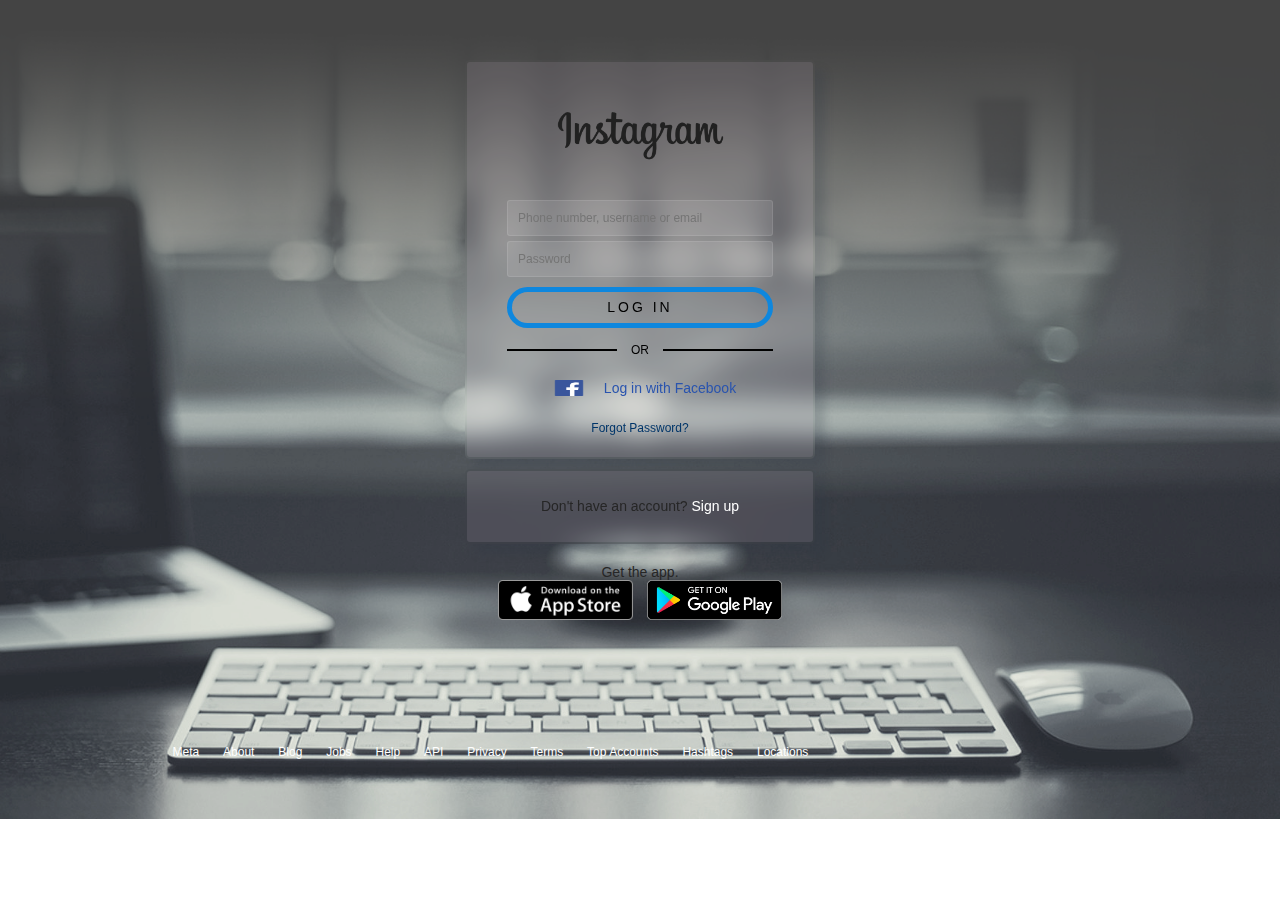
<file: index.html>
<!DOCTYPE html>
<html lang="en">
<head>
    <meta charset="UTF-8">
    <meta http-equiv="X-UA-Compatible" content="IE=edge">
    <meta name="viewport" content="width=device-width, initial-scale=1.0">
    <title>Instagram Login</title>
    <link rel="stylesheet" href="style.css">

</head>
<body>
    <div id="preloader">
        
    </div>
        <div class="wrapper">
        <div class="header">
            <div class="top">
              <div class="logo">
                  <img src="InstagramLogo.png" alt="Instagram" style="width: 175px;">
              </div>
              <div class="form">
                  <div class="input_field">
                      <input type="text" placeholder="Phone number, username or email" class="input">
                  </div>
                  <div class="input_field">
                      <input type="password" placeholder="Password" class="input">
                  </div>
                  <div class="btn">
                      <a href="#" style="--clr:rgb(255, 20, 98)">Log In</a>
                  </div>
              </div>
              <div class="or">
                  <div class="line"></div>
                  <p>OR</p>
                  <div class="line"></div>
              </div>
              <div class="diff">
                  <div class="fb">
                      <img src="fb.png" alt="facebook" style="width: 50px;">
                      <p><a href="#">Log in with Facebook</a></p>
                  </div>
                  <div class="forgot">
                      <a href="#">Forgot Password?</a>
                  </div>
              </div>
            </div>

            <div class="signUp">
                <p>Don't have an account? <a href="#">Sign up</a></p>
            </div>

            <div class="apps">
                <p>Get the app.</p>
                <div class="icons">
                    <a href="#"><img class="app" src="apple2.png" alt="apple store"></a>
                    <a href="#"><img  src="google2.png" alt="google store"></a>
                </div>
            </div>
        </div>

        <div class="footer">
            <div class="links">
                <ul>
                    <li><a href="#">Meta</a></li>
                    <li><a href="#">About</a></li>
                    <li><a href="#">Blog</a></li>
                    <li><a href="#">Jobs</a></li>
                    <li><a href="#">Help</a></li>
                    <li><a href="#">API</a></li>
                    <li><a href="#">Privacy</a></li>
                    <li><a href="#">Terms</a></li>
                    <li><a href="#">Top Accounts</a></li>
                    <li><a href="#">Hashtags</a></li>
                    <li><a href="#">Locations</a></li>
                </ul>
            </div>
        </div>
        
    </div>
    
    <script>
       var loader = document.getElementById("preloader");
       window.addEventListener("load", function(){
           loader.style.display = "none";
       });

    </script>
    
</body>
</html>
</file>
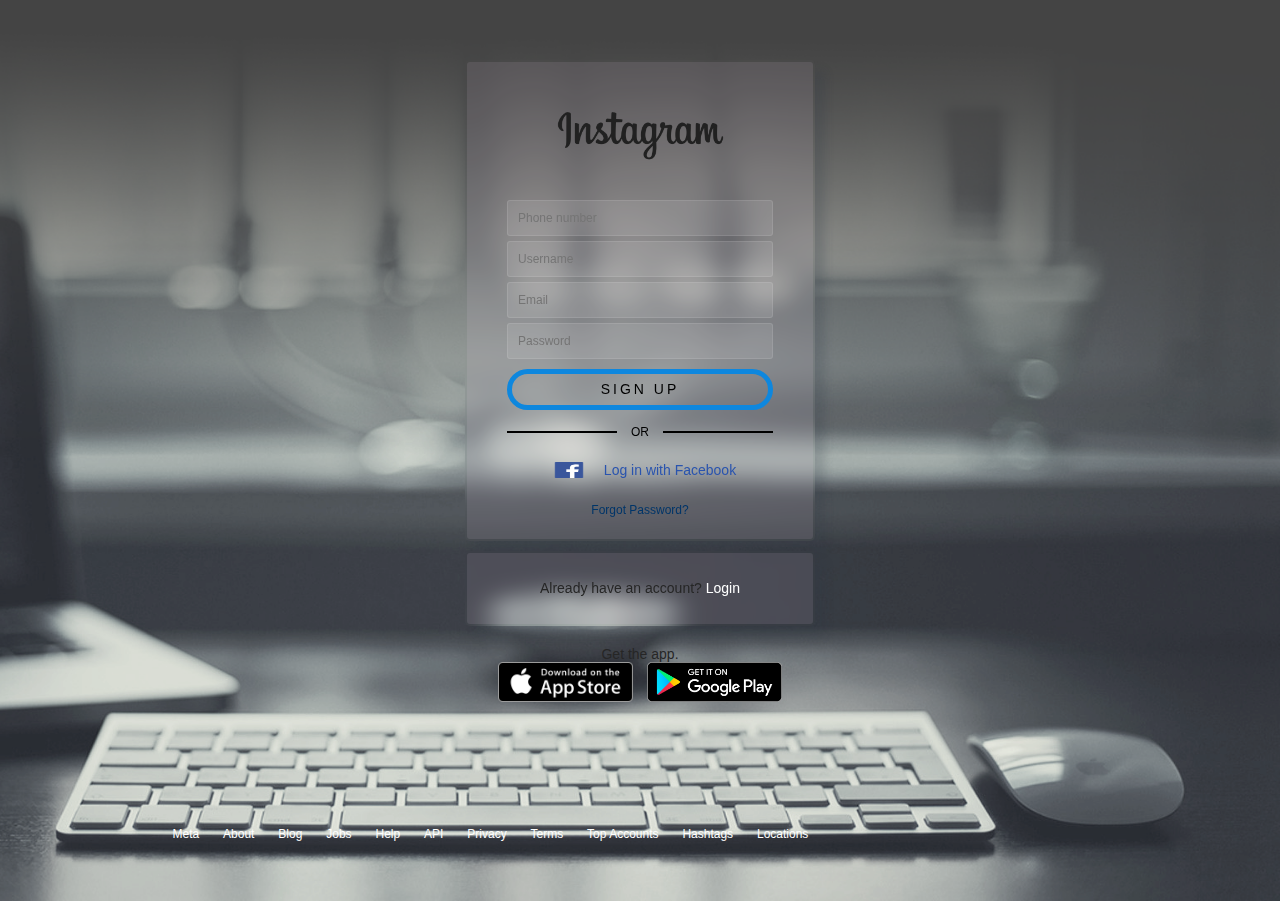
<file: signup.html>
<!DOCTYPE html>
<html lang="en">
<head>
    <meta charset="UTF-8">
    <meta http-equiv="X-UA-Compatible" content="IE=edge">
    <meta name="viewport" content="width=device-width, initial-scale=1.0">
    <title>Instagram Signup</title>
    <link rel="stylesheet" href="style.css">

</head>
<body>
    <div id="preloader">
        
    </div>
        <div class="wrapper">
        <div class="header">
            <div class="top">
              <div class="logo">
                  <img src="InstagramLogo.png" alt="Instagram" style="width: 175px;">
              </div>
              <div class="form">
                  <div class="input_field">
                      <input type="text" placeholder="Phone number" class="input">
                  </div>
                  <div class="input_field">
                    <input type="text" placeholder="Username" class="input">
                </div>
                <div class="input_field">
                    <input type="email" placeholder="Email" class="input">
                </div>
                  <div class="input_field">
                      <input type="password" placeholder="Password" class="input">
                  </div>
                  <div class="btn">
                      <a href="#" style="--clr:rgb(255, 20, 98)">Sign Up</a>
                  </div>
              </div>
              <div class="or">
                  <div class="line"></div>
                  <p>OR</p>
                  <div class="line"></div>
              </div>
              <div class="diff">
                  <div class="fb">
                      <img src="fb.png" alt="facebook" style="width: 50px;">
                      <p><a href="#">Log in with Facebook</a></p>
                  </div>
                  <div class="forgot">
                      <a href="#">Forgot Password?</a>
                  </div>
              </div>
            </div>

            <div class="signUp">
                <p>Already have an account? <a href="index.html">Login</a></p>
            </div>

            <div class="apps">
                <p>Get the app.</p>
                <div class="icons">
                    <a href="#"><img class="app" src="apple2.png" alt="apple store"></a>
                    <a href="#"><img  src="google2.png" alt="google store"></a>
                </div>
            </div>
        </div>

        <div class="footer">
            <div class="links">
                <ul>
                    <li><a href="#">Meta</a></li>
                    <li><a href="#">About</a></li>
                    <li><a href="#">Blog</a></li>
                    <li><a href="#">Jobs</a></li>
                    <li><a href="#">Help</a></li>
                    <li><a href="#">API</a></li>
                    <li><a href="#">Privacy</a></li>
                    <li><a href="#">Terms</a></li>
                    <li><a href="#">Top Accounts</a></li>
                    <li><a href="#">Hashtags</a></li>
                    <li><a href="#">Locations</a></li>
                </ul>
            </div>
        </div>
        
    </div>
    
    <script>
       var loader = document.getElementById("preloader");
       window.addEventListener("load", function(){
           loader.style.display = "none";
       });

    </script>
    
</body>
</html>
</file>
<file: style.css>
@import url('https://fonts.googleapis.com/css2?family=Poppins:ital,wght@0,400;0,700;1,600&display=swap');

*{
    margin: 0;
    padding: 0;
    box-sizing: border-box;
    outline: none;
    list-style: none;
    text-decoration: none;
    font-family: 'Roboto',sans-serif;
}

body{
    background: #fafafa;
    font-size: 14px;
    background: url(background2.png);
    background-repeat: no-repeat;
    background-size: cover;
    background-position: 100% 40%;
}



.wrapper .header{
    max-width: 350px;
    width: 100%;
    height: auto;
    margin: 60px auto;
}

.wrapper .header .top,.wrapper .header .signUp{
    background-color: rgba(245, 218, 243, 0.1);
    border-radius: 5px;
    backdrop-filter: blur(10px);
    padding: 40px 40px 20px;
    border: 2px solid transparent;
    background-clip: padding-box;
    box-shadow: 10px 10px 10px rgba(45, 55, 68, 0.2);
    line-height: 1.5;
}

.wrapper .header .logo img{
    display: block;
    margin: 0 auto 35px;
}

.wrapper .header .form .input_field{
    margin-bottom: 5px;
}

.wrapper .header .form .input_field input{
    width: 100%;
    background: rgba(255, 255, 255, 0.1);
    border: 1px solid rgba(255, 255, 255, 0.1);
    font-size: 12px;
    border-radius: 3px;
    color: #262626;
    padding: 10px;
}

.wrapper .header .form .input_field input:focus{
    border: 1.5px solid rgb(14, 135, 222);
}

.wrapper .header .form .btn{
    margin: 10px 0;
    font-weight: 400;
    border-radius: 4px;
    text-align: center;
    padding: 5px;
    border: 5px solid rgb(14, 135, 222);
    text-transform: uppercase;
    letter-spacing: 3px;
    border-radius: 100px;
    cursor: pointer;
    transition: 1.5s;
}

.wrapper .header .form .btn:hover{
   box-shadow: 0 5px 50px 0 rgb(14, 135, 222) inset, 0 5px 15px 0 rgb(14, 135, 222),
               0 5px 50px 0 rgb(14, 135, 222) inset, 0 5px 15px 0 rgb(14, 135, 222); 
   text-shadow: 0 0 5px rgb(0, 0, 0),0 0 5px rgb(14, 135, 222);
}

.wrapper .header .form .btn a{
    color: black;
    display: block;
}

.wrapper .header .or{
    display: flex;
    height: 15px;
    margin: 15px 0 20px;    
    justify-content: space-between;
    align-items: center;
}

.wrapper .header .or .line{
    width: 110px;
    height: 2px;
    background: black;
}

.wrapper .header .or{
    color: rgb(0, 0, 0);
    font-size: 12px;
}

.wrapper .header .diff .fb{
    display: flex;
    justify-content: center;
    align-items: center;
}

.wrapper .header .diff .fb img{
    width: 16px;
    height: 16px;
}

.wrapper .header .diff .fb p a{
    color: #2a54ae;
    font-weight: 500;
    margin-left: 10px;
}

.wrapper .header .diff .forgot{
    font-size: 12px;
    text-align: center;
    margin-top: 20px;
}

.wrapper .header .diff .forgot a{
    color: #003569;
}

.wrapper .header .signUp{
    margin: 10px 0 20px;
    padding: 25px 40px;
    text-align: center;
    color: #262626;
}

.wrapper .header .signUp a{
    color: white;
}

.wrapper .header .apps{
    text-align: center;
    color: #262626;
}

.wrapper .header .apps{
    margin-bottom: 20px;
}


.wrapper .header .apps a img{
    width: 135px;
    height: 40px;
    margin: 0 5px;
}

.wrapper .footer{
    max-width: 935px;
    width: 100%;
    margin: 0 auto;
    padding: 60px 0;
    display: flex;
    justify-content: space-between;
    
}

.wrapper .footer .links ul li{
    display: inline-block;
    margin-right: 20px;
}

.wrapper .footer .links ul li a{
    font-size: 12px;
    color: white;
}

#preloader{
    padding: 0;
    margin: 0;
    backdrop-filter: blur(30px);
    background: rgba(245, 218, 243, 0.1) url(GD.gif) no-repeat cover center center;
    
    background-size: 15%;
    height: 100vh;
    width: 100%;
    position: fixed;
    z-index: 100;
}
</file>
